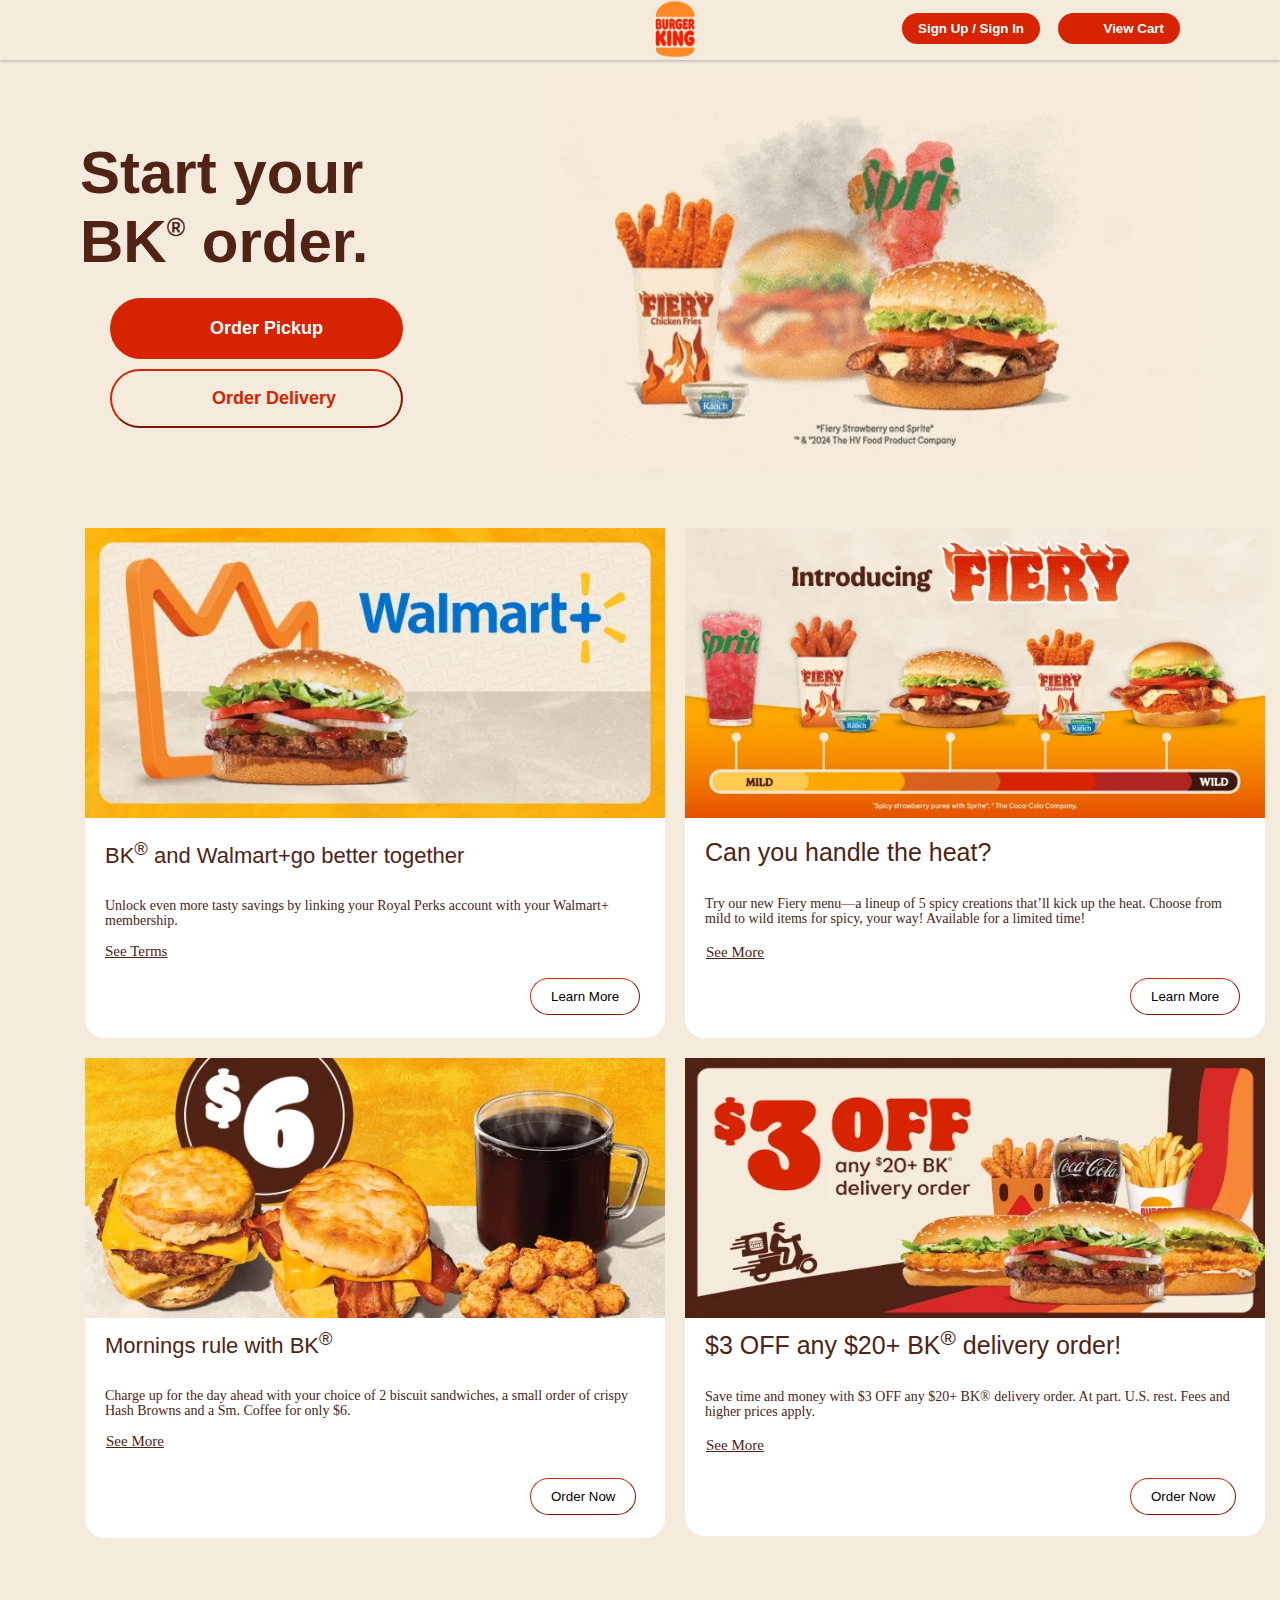
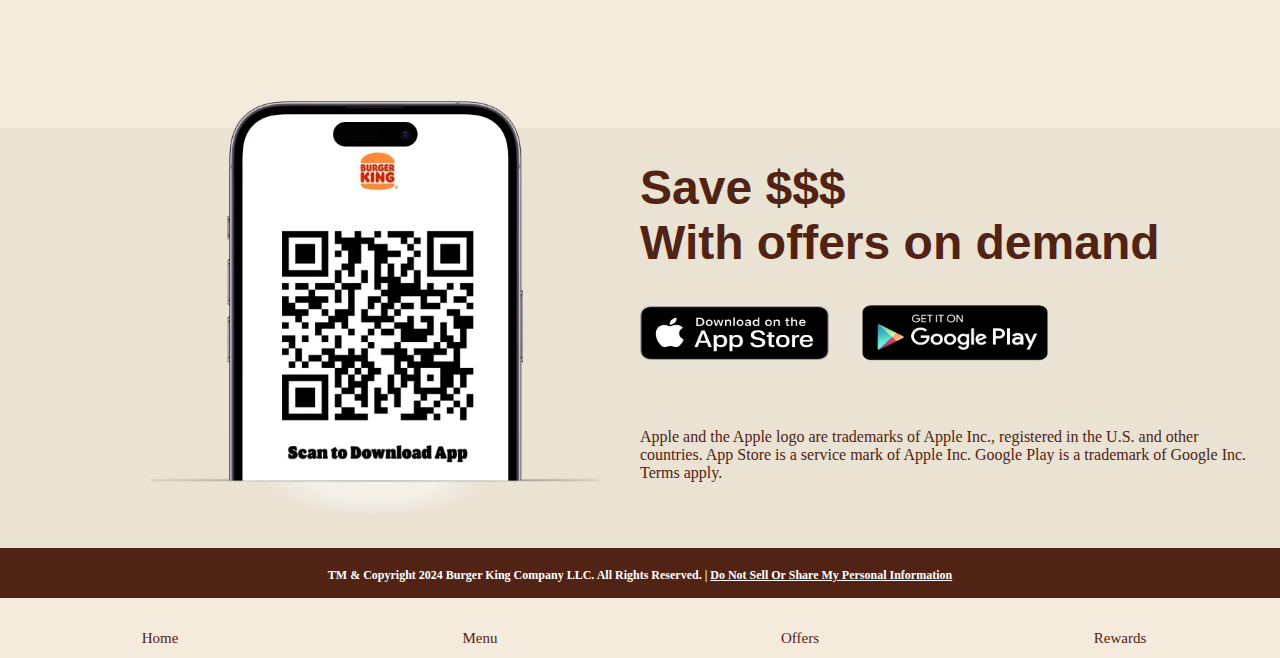
<file: index.html>
<!DOCTYPE html>
<html lang="en">

<head>
    <meta charset="UTF-8">
    <meta name="viewport" content="width=device-width, initial-scale=1.0">
    <title>Burger King</title>
    <link rel="stylesheet" href="styles.css" type="text/css">
    <link rel="stylesheet" href="https://cdnjs.cloudflare.com/ajax/libs/font-awesome/6.6.0/css/all.min.css"
        integrity="sha512-Kc323vGBEqzTmouAECnVceyQqyqdsSiqLQISBL29aUW4U/M7pSPA/gEUZQqv1cwx4OnYxTxve5UMg5GT6L4JJg=="
        crossorigin="anonymous" referrerpolicy="no-referrer" />
</head>

<body>
    <!-- head -->
    <div class="head">
        <div class="button-icon">
            <button class="icon"><i class="fa fa-bars"></i></button>
        </div>
        <div>
            <img class="logo-image" src="logo bk.webp" alt="">
        </div>
        <div>
            <button class="buttons">Sign Up / Sign In</button>
            <button class="button2">View Cart</button>
            <div class="cart-icon">
                <button class="cart"><i class="fa fa-bag-shopping"></i></button>
            </div>
            <!-- centre div (big one) -->

            <div class="centre">
                <div centre1>
                    <p class="trademark"><strong>Start your <br> BK<span class="symbol"><sup>&reg;</sup></span>
                            order.</strong></p>
                </div>
                <button class="order-icon"><i class="fa fa-bag-shopping"></i></button>
                <button class="order-button">
                    Order Pickup
                </button>
                <button class="delivery-button">
                    Order Delivery
                </button>
                <div>
                    <img class="gif" src="gif.gif" alt="">
                </div>
                <div class="image">
                    <img class="walmart" src="walmart image.webp" alt="">
                    <img class="fiery" src="fiery.webp" alt="">
                </div>
                <div class="content1">
                    BK<span class="symbol1"><sup>&reg;</sup></span> and Walmart+go better together<p class="line2">
                        <br>Unlock even more tasty savings by linking your Royal Perks account with your Walmart+
                        membership.</p><br><a class="terms1" href="">See Terms</a>
                </div>
                <div>
                    <button class="more">Learn More</button>
                </div>
                <div class="content2">
                    Can you handle the heat? <p class="line2"><br>Try our new Fiery menu—a lineup of 5 spicy creations
                        that’ll kick up the heat. Choose from mild to wild items for spicy, your way! Available for a
                        limited time!</p><br><a class="terms2" href="">See More</a>
                </div>
                <div>
                    <button class="more2">Learn More</button>
                </div>
                <div class="image2">
                    <img class="six" src="$6.webp" alt="">
                    <img class="off" src="off.webp" alt="">
                </div>
                <div class="content3">
                    Mornings rule with BK<span class="symbol1"><sup>&reg;</sup></span>
                    <p class="line2"><br>Charge up for the day ahead with your choice of 2 biscuit sandwiches, a small
                        order of crispy Hash Browns and a Sm. Coffee for only $6.</p><br><a class="terms3" href="">See
                        More</a>
                </div>
                <div>
                    <button class="now">Order Now</button>
                </div>
                <div class="content4">
                    $3 OFF any $20+ BK<span class="symbol4"><sup>&reg;</sup></span> delivery order!</span>
                    <p class="line2"><br>Save time and money with $3 OFF any $20+ BK® delivery order. At part. U.S.
                        rest. Fees and higher prices apply.</p><br><a class="terms2" href="">See More</a>
                </div>
                <div>
                    <button class="now1">Order Now</button>
                </div>
                <!-- ---------Bottom div--------- -->

                <div class="down">
                    <div class="left">
                        <img src="mobile.webp" alt="">
                    </div>
                    <div class="right">
                        <h1>Save $$$ <br>
                            With offers on demand</h1>
                        <img class="as" src="app store button.png" alt="">
                        <img class="ps" src="G play button.png" alt="">
                        <p class="para2">Apple and the Apple logo are trademarks of Apple Inc., registered in the U.S.
                            and other <br> countries. App Store is a service mark of Apple Inc. Google Play is a
                            trademark of Google Inc. <br> Terms apply.</p>

                    </div>
                </div>
            </div>

            <!-- Small div -->

            <div class="small">
                <p class="para3">TM & Copyright 2024 Burger King Company LLC. All Rights Reserved.
                    |
                    <u>Do Not Sell Or Share My Personal Information</u>
                </p>
            </div>

            <!-- Footer -->

            <footer>
                <div class="home">
                    <i class="fa-solid fa-house"></i><br> Home
                </div>
                <div class="home">
                    <i class="fa-solid fa-burger"></i><br> Menu
                </div>
                <div class="home">
                    <i class="fa-brands fa-discourse"></i><br> Offers
                </div>
                <div class="home">
                    <i class="fa-solid fa-award"></i><br> Rewards
                </div>
            </footer>
        </div>
</body>

</html>
</file>
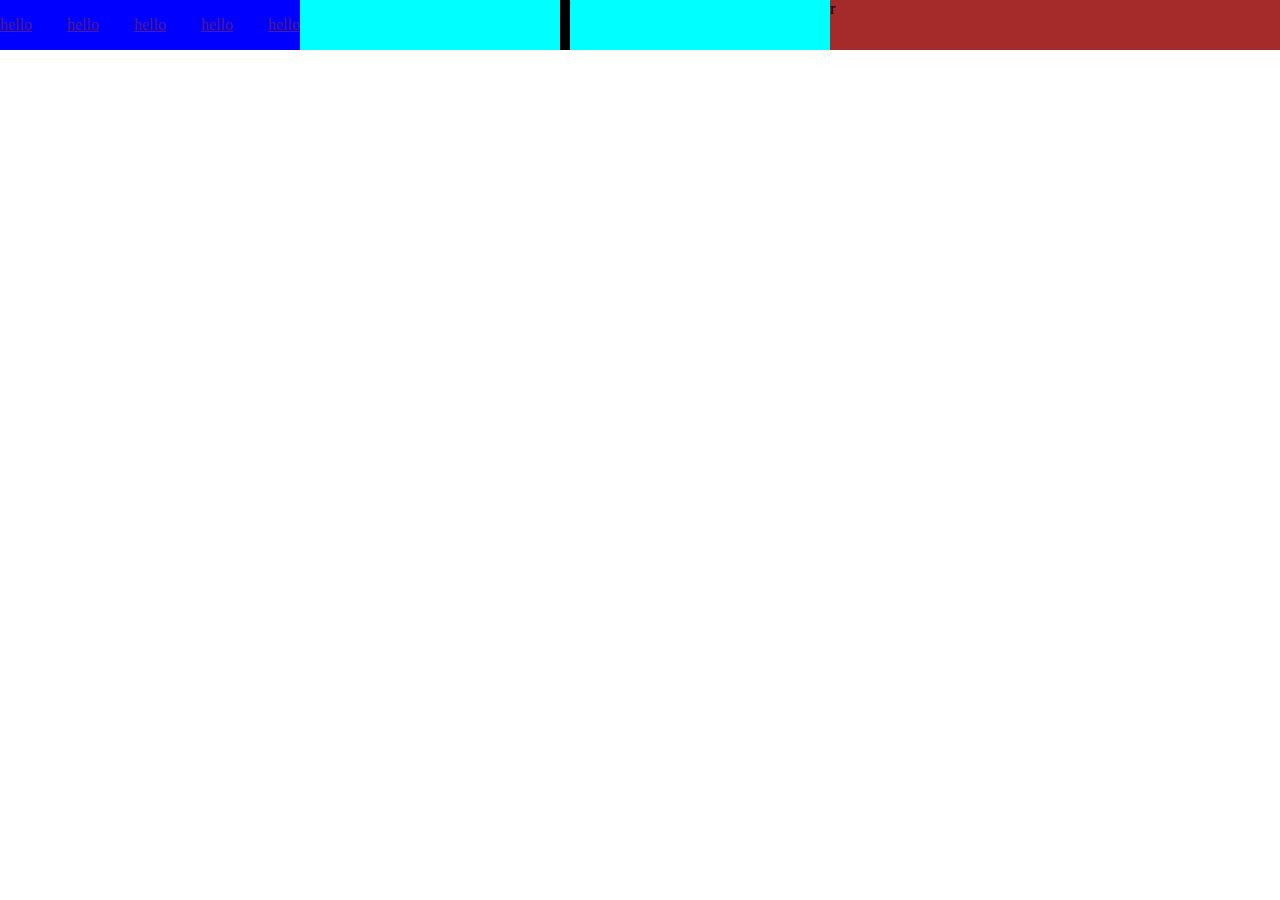
<file: flex.html>
<!DOCTYPE html>
<html lang="en">
<head>
    <meta charset="UTF-8">
    <meta name="viewport" content="width=device-width, initial-scale=1.0">
    <title>Document</title>
    <style>
        body{
            margin: 0;
        }
        .f{
            width: 100%;
            height: 50px;
            background-color: aqua;
            display: flex;
            justify-content: space-between;
        }

        .l{
            width: 300px;
            background-color: blue;
            display: flex;
            justify-content: space-between;
            align-items: center;
        }

        .r{
            width: 450px;
            background-color: brown;
        }

        .c{
            width: fit-content;
            background-color: black;
        }
    </style>
</head>
<body>
    <div class="f">
            <div class="l">
                <a href="">hello</a>
                <a href="">hello</a>
                <a href="">hello</a>
                <a href="">hello</a>
                <a href="">hello</a>
            </div>
            <div class="c">ff</div>
            <div class="r">r</div>
    </div>
</body>
</html>
</file>
<file: styles.css>
body {
    margin: 0;
    padding: 0;
    background-color: #f4ebdd;
}

.head {
    background-color: #f4ebdd;
    width: 100%;
    height: 40px;
    padding-top: 20px;
    box-shadow: 0px 1px 3px rgb(175, 174, 174);
}

.button-icon {
    width: 25px;
    height: 30px;
    padding-left: 80px;
}

.icon {
    font-size: 20px;
    background-color: transparent;
    border: 0;
}

.logo-image {
    width: 90px;
    height: 70px;
    padding-left: 630px;
    padding-top: -1px;
    margin-top: -59px;
    cursor: pointer;
}

.buttons {
    color: white;
    background-color: rgb(214, 35, 0);
    border: 1px;
    border-radius: 500px;
    padding-top: 8px;
    padding-left: 16px;
    padding-right: 16px;
    padding-bottom: 8px;
    float: right;
    margin-top: -55px;
    margin-right: 240px;
    font-weight: bold;

}

.button2 {
    color: white;
    background-color: rgb(214, 35, 0);
    border: 1px;
    border-radius: 500px;
    padding-top: 8px;
    padding-left: 46px;
    padding-right: 16px;
    padding-bottom: 8px;
    float: right;
    margin-top: -55px;
    margin-right: 100px;
    font-weight: bold;
}

.cart-icon {
    position: relative;
    width: 500px;
    height: 250px;
    float: right;
}

.cart {
    color: white;
    position: absolute;
    border: none;
    background-color: transparent;
    padding-left: 0px;
    padding-top: 2px;
    margin-top: -50px;
    margin-left: 300px;
    padding-bottom: 520px;

}

.centre {
    background-color: #f4ebdd;
    width: 100%;
    height: 1500px;
    padding-top: 10px;
}

.centre1 {
    width: 50%;
    height: 400px;
}

.trademark {
    height: 100px;
    padding-left: 80px;
    font-size: 60px;
    color: rgb(80, 35, 20);
    font-family: 'Cooper Black', sans-serif;
}

.symbol {
    font-size: 30px;
    margin-top: 20px;
    vertical-align: 0.5em;
    line-height: 1;
}

.order-button {
    color: white;
    background-color: rgb(214, 35, 0);
    font-weight: bolder;
    border-radius: 9999px;
    border: 0;
    padding-left: 100px;
    padding-right: 80px;
    padding-top: 20px;
    padding-bottom: 20px;
    font-size: 18px;
    margin-left: 110px;
    margin-bottom: 10px;
    letter-spacing: 0;
    font-family: 'Cooper Black', sans-serif;
}

.order-icon {
    color: white;
    position: absolute;
    border: none;
    background-color: transparent;
    padding-left: 189px;
    padding-top: 23px;

}

.delivery-button {
    color: rgb(214, 35, 0);
    background-color: transparent;
    font-weight: bolder;
    border-radius: 9999px;
    border-color: rgb(214, 35, 0);
    padding-left: 100px;
    padding-right: 65px;
    padding-top: 17px;
    padding-bottom: 17px;
    font-size: 18px;
    font-family: 'Cooper Black', sans-serif;
    letter-spacing: 0;
    margin-right: 111px;
    margin-left: 110px;

}

.gif {
    padding-left: 550px;
    padding-top: -2px;
    margin-top: -355px;
    padding-bottom: 50px;
    position: absolute;
    width: 650px;
    height: 400px;
}

.image {
    background-color: #f4ebdd;
    width: 100%;
    height: 500px;
}

.walmart {
    width: 580px;
    height: 290px;
    position: absolute;
    padding-left: 85px;
    padding-top: 100px;
}

.fiery {
    width: 580px;
    height: 290px;
    position: absolute;
    padding-left: 685px;
    padding-top: 100px;
}

.content1 {
    color: rgb(80, 35, 20);
    background-color: white;
    width: 540px;
    height: 180px;
    position: absolute;
    padding-left: 20px;
    padding-top: 20px;
    padding-right: 20px;
    padding-bottom: 20px;
    margin-top: -110px;
    margin-left: 85px;
    font-family: 'Cooper Black', sans-serif;
    font-size: 22px;
    border-radius: 0 0 20px 20px;
}

.line2 {
    color: rgb(80, 35, 20);
    font-size: 14px;
    line-height: 15px;
    padding-top: -1px;
    font-family: Flame-RegularSans;
}

.terms1 {
    position: absolute;
    color: rgb(80, 35, 20);
    font-family: Flame-RegularSans;
    font-size: 15px;
    margin-top: -25px;
}


.more {
    position: absolute;
    padding-left: 20px;
    padding-top: 10px;
    padding-bottom: 10px;
    padding-right: 20px;
    margin-top: 50px;
    margin-left: 530px;
    border-width: 1px;
    border-color: rgb(214, 35, 0);
    border-radius: 50px;
    background-color: transparent;
}

.content2 {
    color: rgb(80, 35, 20);
    background-color: white;
    width: 540px;
    height: 180px;
    position: absolute;
    padding-left: 20px;
    padding-top: 20px;
    padding-right: 20px;
    padding-bottom: 20px;
    margin-top: -110px;
    margin-left: 685px;
    font-family: 'Cooper Black', sans-serif;
    font-size: 25px;
    border-radius: 0 0 20px 20px;
}

.more2 {
    position: absolute;
    padding-left: 20px;
    padding-top: 10px;
    padding-bottom: 10px;
    padding-right: 20px;
    margin-top: 50px;
    margin-left: 1130px;
    border-width: 1px;
    border-color: rgb(214, 35, 0);
    border-radius: 50px;
    background-color: transparent;
}

.image2 {
    background-color: #f4ebdd;
    width: 100%;
    height: 500px;
}

.six {
    width: 580px;
    height: 290px;
    position: absolute;
    padding-left: 85px;
    padding-top: 130px;

}

.off {
    width: 580px;
    height: 265px;
    position: absolute;
    padding-left: 685px;
    padding-top: 130px;

}

.content3 {
    color: rgb(80, 35, 20);
    background-color: white;
    width: 540px;
    height: 180px;
    position: absolute;
    padding-left: 20px;
    padding-top: 10px;
    padding-right: 20px;
    padding-bottom: 30px;
    margin-top: -110px;
    margin-left: 85px;
    font-family: 'Cooper Black', sans-serif;
    font-size: 22px;
    border-radius: 0 0 20px 20px;

}

.content4 {
    color: rgb(80, 35, 20);
    background-color: white;
    width: 540px;
    height: 180px;
    position: absolute;
    padding-left: 20px;
    padding-top: 8px;
    padding-right: 20px;
    padding-bottom: 30px;
    margin-top: -110px;
    margin-left: 685px;
    font-family: 'Cooper Black', sans-serif;
    font-size: 22px;
    font-size: 25px;
    border-radius: 0 0 20px 20px;
}

.three {
    margin-top: -5px;
}

.terms2 {
    position: absolute;
    color: rgb(80, 35, 20);
    font-family: Flame-RegularSans;
    font-size: 15px;
    margin-top: -25px;
    margin-left: 1px;
}

.terms3 {
    position: absolute;
    color: rgb(80, 35, 20);
    font-family: Flame-RegularSans;
    font-size: 15px;
    margin-top: -25px;
    margin-left: 1px;
}

.now {
    position: absolute;
    padding-left: 20px;
    padding-top: 10px;
    padding-bottom: 10px;
    padding-right: 20px;
    margin-top: 50px;
    margin-left: 530px;
    border-width: 1px;
    border-color: rgb(214, 35, 0);
    border-radius: 50px;
    background-color: transparent;
}

.now1 {
    position: absolute;
    padding-left: 20px;
    padding-top: 10px;
    padding-bottom: 10px;
    padding-right: 20px;
    margin-top: 50px;
    margin-left: 1130px;
    border-width: 1px;
    border-color: rgb(214, 35, 0);
    border-radius: 50px;
    background-color: transparent;

}

.down {
    display: flex;
    margin-top: 300px;
    width: 100%;
    height: 432px;
    background-color: rgba(234, 226, 210, 255);
}

.left {
    width: 50%;

}

.left img {
    width: 450px;
    height: 440px;
    padding-left: 150px;
    margin-top: -50px;
}

.right {
    width: 50%;
}

.right h1 {
    color: rgb(80, 35, 20);
    font-family: 'Cooper Black', sans-serif;
    font-size: 48px;
    letter-spacing: -2;
}

.as {
    position: absolute;
    width: 189px;
    height: 54px;
    margin-top: 4px;
}

.ps {
    position: absolute;
    padding-left: 210px;
    margin-top: -65px;
    width: 210px;
    height: 192px;
}

.para2 {
    margin-top: 158px;
    color: rgb(80, 35, 20);
}

.small {
    background-color: rgb(80, 35, 20);
    width: 100%;
    height: 50px;
    margin-top: 570px;
}

.para3 {
    color: white;
    text-align: center;
    font-weight: bold;
    font-size: 12px;
    font-family: Flame-RegularSans;
    padding-top: 20px;
}

footer {
    display: flex;
    background-color: #f4ebdd;
    width: 100%;
    height: 60px;
}

.home {
    width: 25%;
    color: rgb(80, 35, 20);
    text-align: center;
    padding-top: 15px;
    font-size: 15px;

}
</file>
